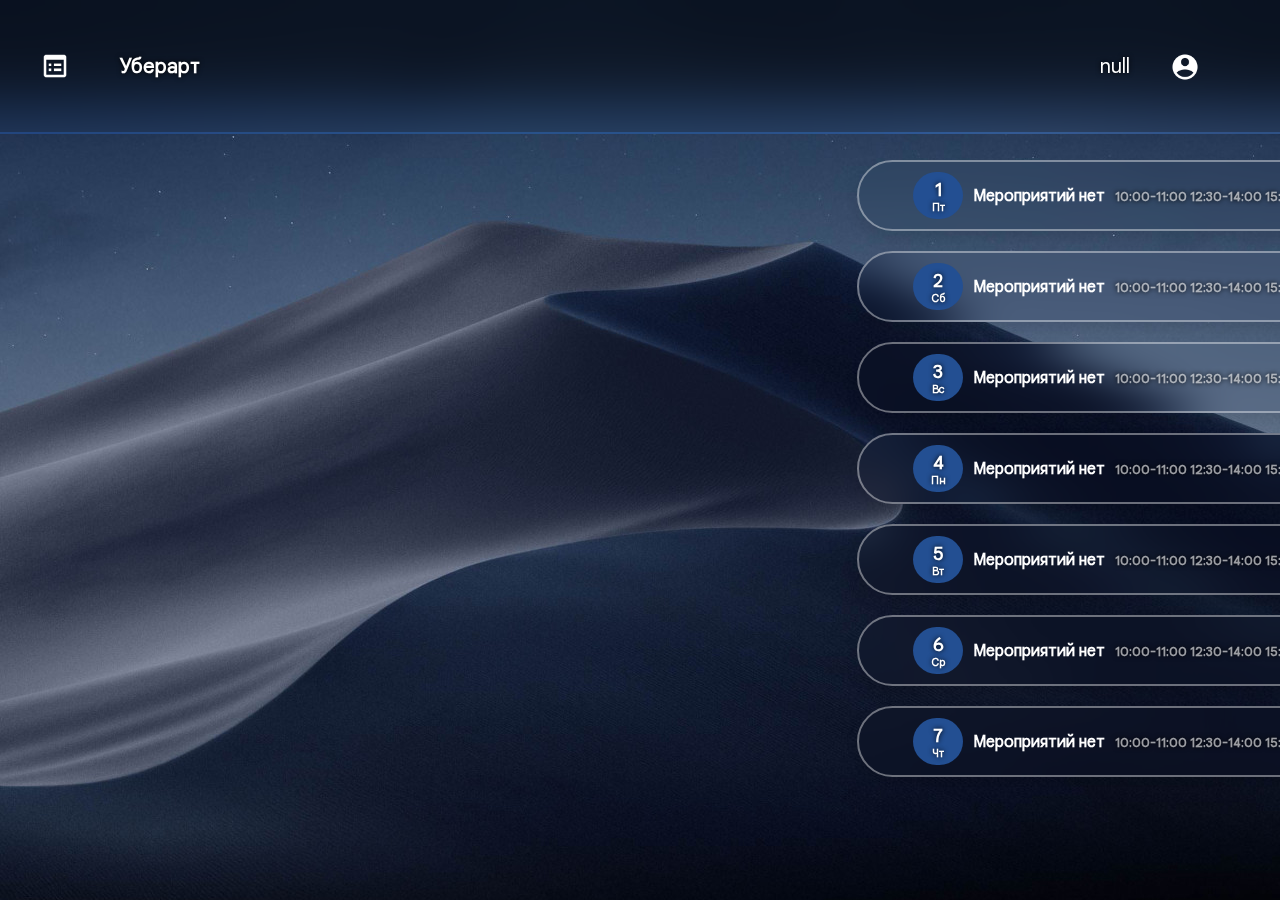
<file: main.html>
<html>
    <head>
    <title>Уберарт</title>

    <link rel="stylesheet" href="styles.css">
    <link rel="shortcut icon" href="img/list.png" />
    
    </head>
    <body>
    <div class="toolbar">
        <div class="bien-glass"></div>
        <div class="bien-glass-edge"></div>
        <div class="title_and_icon">
            <img class="list_icon" src="img/list.png"/>
            <h2 class="title">Уберарт</h2>
        </div>
        <div class="row_right_nav">
            <p id="userInfo" class="UserInfo"></p>
            <ul>
                <li class="menu">
                  <a class="abovelist"><img class="account_icon" src="img/account.png"/></a>
                  <ul class="menu-content-left">
                        <li><a class="list_item" id="LogOutBtn">Выйти</a></li>
                  </ul>
                </li>
            </ul>
        </div>
    </div>
    
    <div class="main">
        <div class="event-plan">
            <div class="box" id="box-plan1">
                <div class="row_left">
                    <img class="list_icon" src="img/list.png"/>
                    <h3 class="event_title1">Понедельник в</h3>
                    <h3 class="event_time1">0:00</h3>
                </div>
                <div class="row_left">
                    <img class="event_icon" src="img/event.png"/>
                    <h4 class="event_name1">День рождение</h4>
                </div>
            </div>
            <div class="box" id="box-plan2">
                <div class="row_left">
                    <img class="list_icon" src="img/list.png"/>
                    <h3 class="event_title2">Понедельник в</h3>
                    <h3 class="event_time2">0:00</h3>
                </div>
                <div class="row_left">
                    <img class="event_icon" src="img/event.png"/>
                    <h4 class="event_name2">День рождение</h4>
                </div>
            </div>
            <div class="box" id="box-plan3">
                <div class="row_left">
                    <img class="list_icon" src="img/list.png"/>
                    <h3 class="event_title3">Понедельник в</h3>
                    <h3 class="event_time3">0:00</h3>
                </div>
                <div class="row_left">
                    <img class="event_icon" src="img/event.png"/>
                    <h4 class="event_name3">День рождение</h4>
                </div>
            </div>
            <div class="box" id="box-plan4">
                <div class="row_left">
                    <img class="list_icon" src="img/list.png"/>
                    <h3 class="event_title4">Понедельник в</h3>
                    <h3 class="event_time4">0:00</h3>
                </div>
                <div class="row_left">
                    <img class="event_icon" src="img/event.png"/>
                    <h4 class="event_name4">День рождение</h4>
                </div>
            </div>
            <div class="box" id="box-plan5">
                <div class="row_left">
                    <img class="list_icon" src="img/list.png"/>
                    <h3 class="event_title5">Понедельник в</h3>
                    <h3 class="event_time5">0:00</h3>
                </div>
                <div class="row_left">
                    <img class="event_icon" src="img/event.png"/>
                    <h4 class="event_name5">День рождение</h4>
                </div>
            </div>
            <div class="box" id="box-plan6">
                <div class="row_left">
                    <img class="list_icon" src="img/list.png"/>
                    <h3 class="event_title6">Понедельник в</h3>
                    <h3 class="event_time6">0:00</h3>
                </div>
                <div class="row_left">
                    <img class="event_icon" src="img/event.png"/>
                    <h4 class="event_name6">День рождение</h4>
                </div>
            </div>
            <div class="box" id="box-plan7">
                <div class="row_left">
                    <img class="list_icon" src="img/list.png"/>
                    <h3 class="event_title7">Понедельник в</h3>
                    <h3 class="event_time7">0:00</h3>
                </div>
                <div class="row_left">
                    <img class="event_icon" src="img/event.png"/>
                    <h4 class="event_name7">День рождение</h4>
                </div>
            </div>
        </div>
        <ul class="date-list">
            <li class="list" id="list1">
                <div class="date">
                    <h3 class="date_title">1</h3>
                    <h6 class="date_name">Пт</h6>
                </div>
                <h4 class="event_status1" data-user-key="1">Мероприятий нет</h4>
                <h5 class="time1">10:00-11:00 12:30-14:00 15:10-17:20</h5>
            </li>
            <li class="list" id="list2">
                <div class="date">
                    <h3 class="date_title">2</h3>
                    <h6 class="date_name">Сб</h6>
                </div>
                <h4 class="event_status2" data-user-key="2">Мероприятий нет</h4>
                <h5 class="time2">10:00-11:00 12:30-14:00 15:10-17:20</h5>
                
            </li>
            <li class="list" id="list3">
                <div class="date">
                    <h3 class="date_title">3</h3>
                    <h6 class="date_name">Вс</h6>
                </div>
                <h4 class="event_status3" data-user-key="3">Мероприятий нет</h4>
                <h5 class="time3">10:00-11:00 12:30-14:00 15:10-17:20</h5>
            </li>
            <li class="list" id="list4">
                <div class="date">
                    <h3 class="date_title">4</h3>
                    <h6 class="date_name">Пн</h6>
                </div>
                <h4 class="event_status4" data-user-key="4">Мероприятий нет</h4>
                <h5 class="time4">10:00-11:00 12:30-14:00 15:10-17:20</h5>
            </li>
            <li class="list" id="list5">
                <div class="date">
                    <h3 class="date_title">5</h3>
                    <h6 class="date_name">Вт</h6>
                </div>
                <h4 class="event_status5" data-user-key="5">Мероприятий нет</h4>
                <h5 class="time5">10:00-11:00 12:30-14:00 15:10-17:20</h5>
            </li>
            <li class="list" id="list6">
                <div class="date">
                    <h3 class="date_title">6</h3>
                    <h6 class="date_name">Ср</h6>
                </div>
                <h4 class="event_status6" data-user-key="6">Мероприятий нет</h4>
                <h5 class="time6">10:00-11:00 12:30-14:00 15:10-17:20</h5>
            </li>
            <li class="list" id="list7">
                <div class="date">
                    <h3 class="date_title">7</h3>
                    <h6 class="date_name">Чт</h6>
                </div>
                <h4 class="event_status7" data-user-key="7">Мероприятий нет</h4>
                <h5 class="time7">10:00-11:00 12:30-14:00 15:10-17:20</h5>
            </li>
            </ul>
            <dialog id="dialog">
                <div class="row">
                    <img class="list_icon" src="img/list.png"/>
                    <h2 class="dialog_title">Назначить мероприятие?</h2>
                </div>
                <div class="row_left">
                    <img class="event_icon" src="img/event.png"/>
                    <h4>Выберите из списка:</h4>
                    <ul>
                        <li class="menu" id="menu_event">
                            <a class="abovelist" id="event">Мероприятие</a>
                            <ul class="menu-content">
                                <li><a class="list_item">День рождения</a></li>
                                <li><a class="list_item">Корпоратив</a></li>
                                <li><a class="list_item">Аниматоры на праздник</a></li>
                                <li><a class="list_item">Художник плакатов</a></li>
                            </ul>
                        </li>
                    </ul>
                </div>
                <div class="row_left">
                    <img class="time_icon" src="img/time.png"/>
                    <h4>Выберите время: </h4>
                    <ul>
                        <li class="menu" id="menu_time">
                            <a class="abovelist" id="time">Время</a>
                            <ul class="menu-content" id="timeList">
                                <li><a class="list_item">10:00-11:00</a></li>
                                <li><a class="list_item">12:00-14:30</a></li>
                                <li><a class="list_item">15:10-17:20</a></li>
                            </ul>
                        </li>
                    </ul>
                </div>
            </li>
        </ul>
                <div class="row_center">
                    <button id="okd_button" class="okd_button">OK</button>
                    <button id="canceld_button" class="canceld_button">Наташа отмена</button>
                </div>
            </dialog>
            
 
    </div>
    <script src="script.js"></script>
    </body>
</html>
</file>
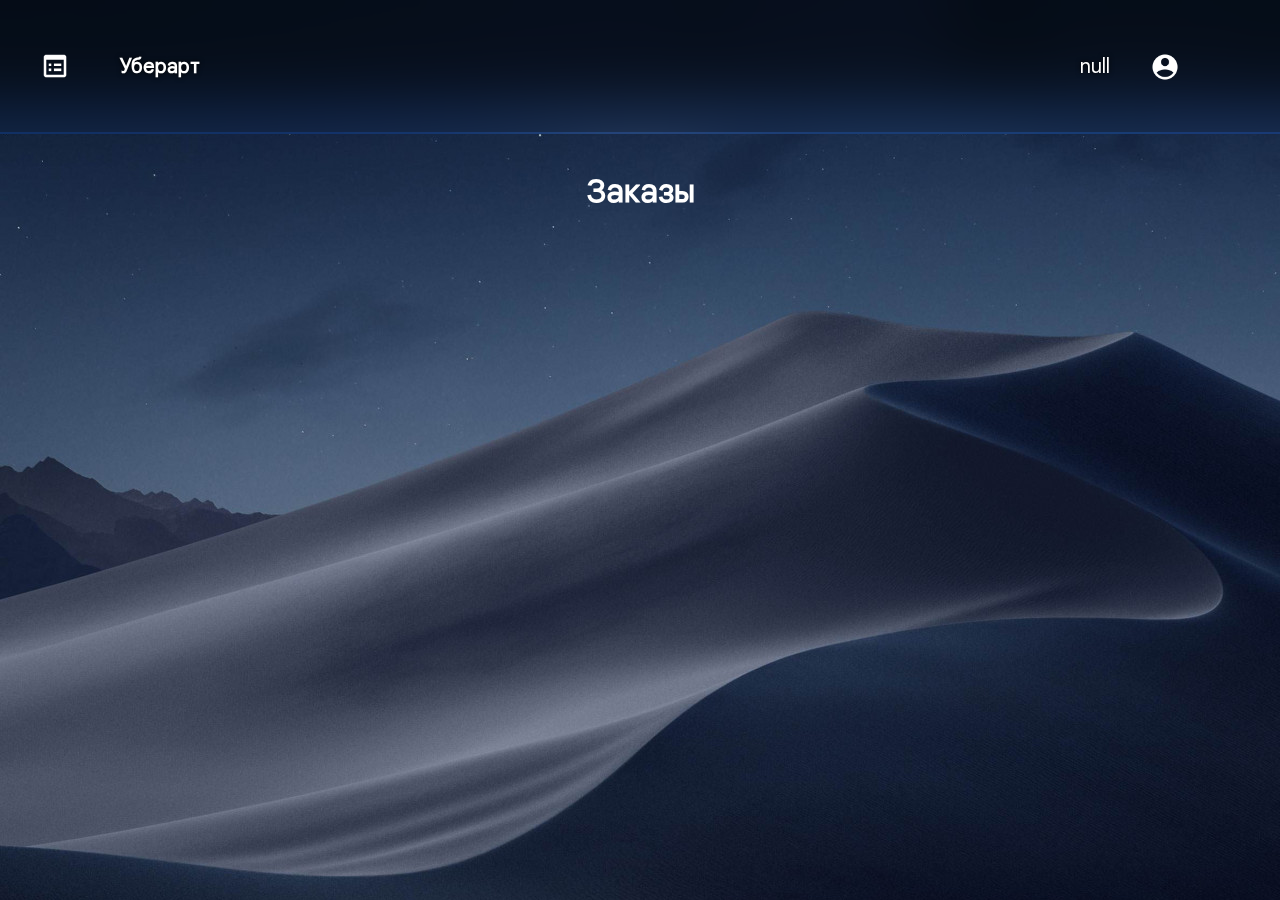
<file: worker.html>
<html>
   <head>
     <title>Уберарт</title>
     <link rel="stylesheet" href="worker.css">
     <link rel="shortcut icon" href="img/list.png" />
   </head>
    
    <body>
    <div class="toolbar">
        <div class="bien-glass"></div>
        <div class="bien-glass-edge"></div>
        <div class="title_and_icon">
            <img class="list_icon" src="img/list.png"/>
            <h2 class="title">Уберарт</h2>
        </div>
        <div class="row_right_nav">
            <p id="userInfo" class="UserInfo"></p>
            <ul>
                <li class="menu">
                  <a class="abovelist"><img class="account_icon" src="img/account.png"/></a>
                  <ul class="menu-content-left">
                        <li><a class="list_item" id="LogOutBtn">Выйти</a></li>
                  </ul>
                </li>
            </ul>
        </div>
    </div>
    <div class="main">
        <h1>Заказы</h1>
        <div class="date-list">
        <div class="box" id="box-plan1">
            <div class="row_left">
                <img class="list_icon" src="img/list.png"/>
                <h3 class="event_title1">Пятница в</h3>
                <h3 class="event_time1"></h3>
            </div>
            <div class="row_left">
                <img class="event_icon" src="img/event.png"/>
                <h4 class="event_name1"></h4>
            </div>
            <div class="row_center">
                <a class="nadpis1"></a>
                <a class="ok" id="okBtn1">Принять</a>
                <a class="can" id="canBtn1">Отклонить</a>
            </div>
        </div>
        <div class="box" id="box-plan2">
            <div class="row_left">
                <img class="list_icon" src="img/list.png"/>
                <h3 class="event_title2">Суббота в</h3>
                <h3 class="event_time2"></h3>
            </div>
            <div class="row_left">
                <img class="event_icon" src="img/event.png"/>
                <h4 class="event_name2"></h4>
            </div>
            <div class="row_center">
                <a class="nadpis2"></a>
                <a class="ok" id="okBtn2">Принять</a>
                <a class="can" id="canBtn2">Отклонить</a>
            </div>
        </div>
        <div class="box" id="box-plan3">
            <div class="row_left">
                <img class="list_icon" src="img/list.png"/>
                <h3 class="event_title3">Воскресенье в</h3>
                <h3 class="event_time3"></h3>
            </div>
            <div class="row_left">
                <img class="event_icon" src="img/event.png"/>
                <h4 class="event_name3"></h4>
            </div>
            <div class="row_center">
                <a class="nadpis3"></a>
                <a class="ok" id="okBtn3">Принять</a>
                <a class="can" id="canBtn3">Отклонить</a>
            </div>
        </div>
        <div class="box" id="box-plan4">
            <div class="row_left">
                <img class="list_icon" src="img/list.png"/>
                <h3 class="event_title4">Понедельник в</h3>
                <h3 class="event_time4"></h3>
            </div>
            <div class="row_left">
                <img class="event_icon" src="img/event.png"/>
                <h4 class="event_name4"></h4>
            </div>
            <div class="row_center">
                <a class="nadpis4"></a>
                <a class="ok" id="okBtn4">Принять</a>
                <a class="can"id="canBtn4">Отклонить</a>
            </div>
        </div>
        <div class="box" id="box-plan5">
            <div class="row_left">
                <img class="list_icon" src="img/list.png"/>
                <h3 class="event_title5">Вторник в</h3>
                <h3 class="event_time5"></h3>
            </div>
            <div class="row_left">
                <img class="event_icon" src="img/event.png"/>
                <h4 class="event_name5"></h4>
            </div>
            <div class="row_center">
                <a class="nadpis5"></a>
                <a class="ok" id="okBtn5">Принять</a>
                <a class="can" id="canBtn5">Отклонить</a>
            </div>
        </div>
        <div class="box" id="box-plan6">
            <div class="row_left">
                <img class="list_icon" src="img/list.png"/>
                <h3 class="event_title6">Среда в</h3>
                <h3 class="event_time6"></h3>
            </div>
            <div class="row_left">
                <img class="event_icon" src="img/event.png"/>
                <h4 class="event_name6"></h4>
            </div>
            <div class="row_center">
                <a class="nadpis6"></a>
                <a class="ok" id="okBtn6">Принять</a>
                <a class="can" id="canBtn6">Отклонить</a>
            </div>
        </div>
        <div class="box" id="box-plan7">
            <div class="row_left">
                
                <img class="list_icon" src="img/list.png"/>
                <h3 class="event_title7">Четверг в</h3>
                <h3 class="event_time7"></h3>
            </div>
            <div class="row_left">
                <img class="event_icon" src="img/event.png"/>
                <h4 class="event_name7"></h4>
            </div>
            <div class="row_center">
                <a class="nadpis7"></a>
                <a class="ok" id="okBtn7">Принять</a>
                <a class="can"id="canBtn7">Отклонить</a>
            </div>
        </div>
    </div>
    </div>
    <script src="worker.js"></script>
    </body>
</html>
</file>
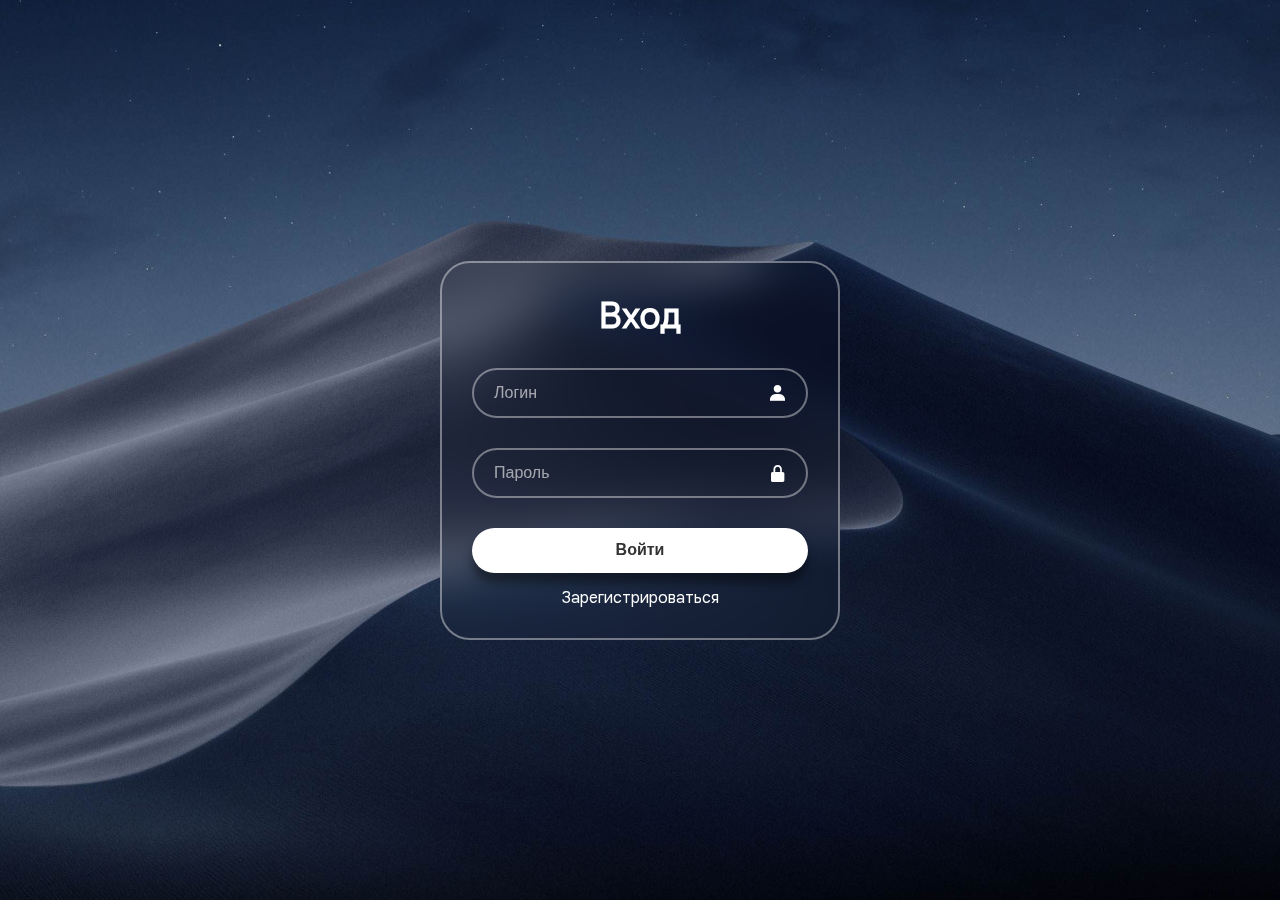
<file: logreg/login.html>
<!DOCTYPE html>
<html lang="en">
<head>
    <meta charset="UTF-8">
    <meta name="viewport" content="width=device-width, initial-scale=1.0">
    <title>Войти</title>
    <link rel="stylesheet" href="login_style.css">
    <link href='https://unpkg.com/boxicons@2.1.4/css/boxicons.min.css' rel='stylesheet'>
    <link rel="shortcut icon" href="../img/list.png"/>
</head>
<body>
    <div class="login">
        <h1>Вход</h1>
  
            <div class="input">
                <input type="text" placeholder="Логин" class="Login" required>
                <i class='bx bxs-user'></i>
            </div>
            <div class="input">
                <input type="password" placeholder="Пароль" class="password" required>
                <i class='bx bxs-lock-alt'></i>
            </div>
            <button type="button" class="LogButton">Войти</button>
            <div class="register">
                <a class="RegBtn">Зарегистрироваться</a>
            </div>

    </div>
    <script src="login.js"></script>
</body>
</html>
</file>
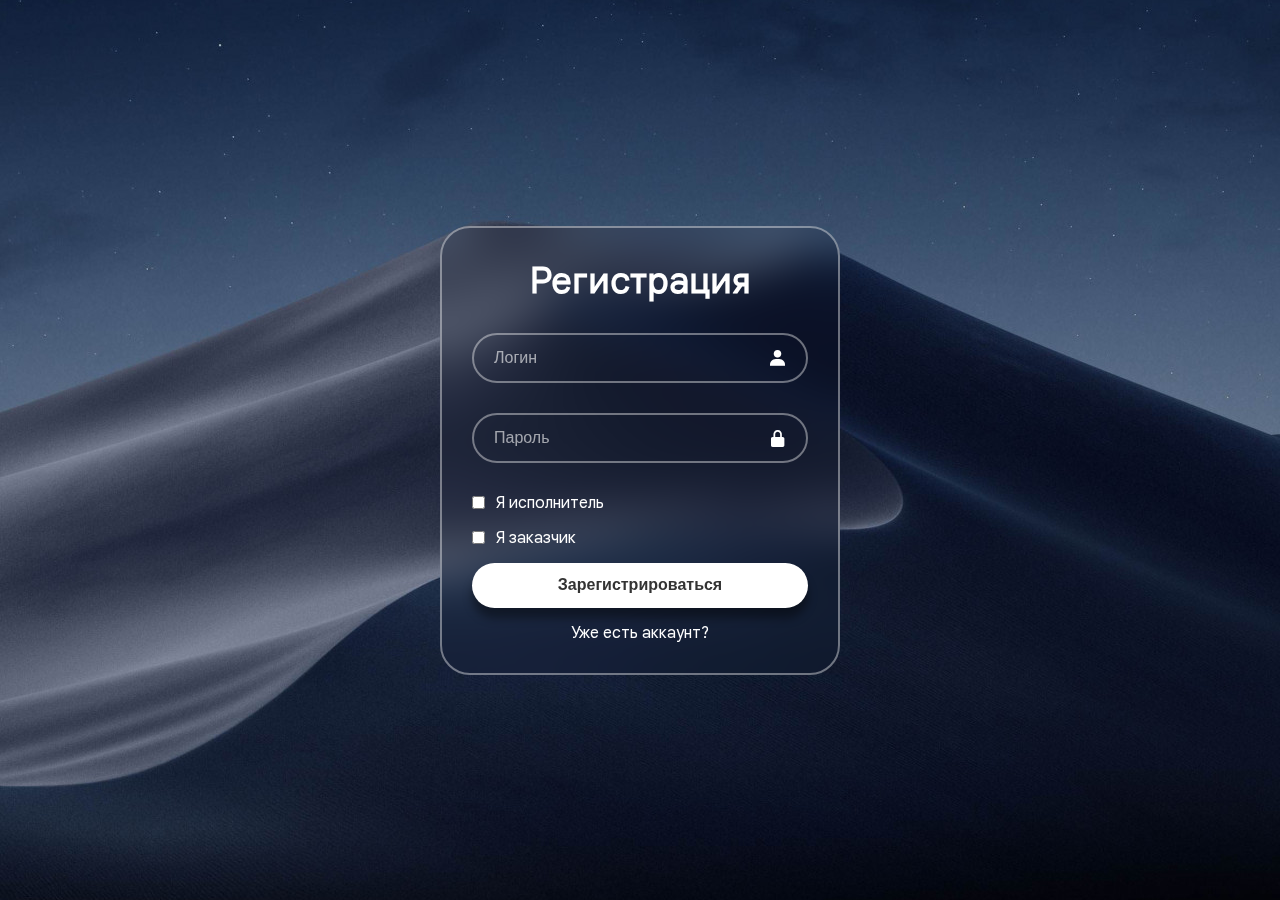
<file: logreg/registration.html>
<!DOCTYPE html>
<html lang="en">
<head>
    <meta charset="UTF-8">
    <meta name="viewport" content="width=device-width, initial-scale=1.0">
    <title>Регистрация</title>
    <link rel="stylesheet" href="registration_style.css">
    <link href='https://unpkg.com/boxicons@2.1.4/css/boxicons.min.css' rel='stylesheet'>
    <link rel="shortcut icon" href="../img/list.png" />
</head>
<body>

    <div class="login">
        <h1>Регистрация</h1>
     
            <div class="input">
                <input type="text" placeholder="Логин" class="loginn" required>
                <i class='bx bxs-user'></i>
            </div>

            <div class="input">
                <input type="password" placeholder="Пароль"  class="password" required>
                <i class='bx bxs-lock-alt'></i>
            </div>

            <div class="input-checkbox">
                <input type="checkbox" id="executorCheckbox">
                <label for="executorCheckbox">Я исполнитель</label>
            </div>
        
            <div class="input-checkbox">
                <input type="checkbox" id="customerCheckbox">
                <label for="customerCheckbox">Я заказчик</label>
            </div>

            <button type="button" class="RegBtn">Зарегистрироваться</button>
            <div class="register">
                <a class="LogBtn">Уже есть аккаунт?</a>
            </div>
       
    </div>
    <script src="reg.js"></script>
</body>
</html>
</file>
<file: styles.css>
@font-face {
	font-family: 'GoogleSans'; 
	src: url(fonts/GoogleSansText-Regular.ttf); 
}
body {
    display: flex;
    flex-direction: column;
    font-family: 'GoogleSans';
    background: url(img/background.jpg) no-repeat;
    background-color: #01050c;
    margin: 0;
    background-position: center;
}
.main {
    display: flex;
    position: relative;
    flex-direction: row;
    align-items: flex-start; /* Выравнивание элементов в начало поперечной оси */
    justify-content: space-between;
    margin-top: 150px;
}

.event-plan {
    display: flex;
    flex-wrap: wrap; /* Разрешить панелям переноситься на следующую строку */
    justify-content: flex-start; /* Выравнивание панелей в начало главной оси */
    width: 1000px; /* Задать максимальную ширину контейнера с панелями */
}

.date-list {
    display: flex;
    flex-direction: column;
    justify-content: center;
    align-items: right;

    margin-left: 20px;
}

.box {
    position: relative; /* Changed position to absolute */
    left: 0; /* Adjust the left position as needed */
    top: 0;
    background: transparent;
    border: 2px solid rgba(255, 255, 255, 0.4);
    backdrop-filter: blur(20px);
    box-shadow: 0px 8px 16px 0px rgba(0, 0, 0, 0.096);
    padding: 20px;
    margin: 10px;
    border-radius: 30px;
    color: white;
    display: none;

    flex: 0 0 calc(33.33% - 20px); /* Регулировка ширины для 3 панелей в строке с отступами */
    margin: 10px;
}
.event_title1 {
    padding-right: 5px;
}
.event_title2 {
    padding-right: 5px;
}
.event_title3 {
    padding-right: 5px;
}
.event_title4 {
    padding-right: 5px;
}
.event_title5 {
    padding-right: 5px;
}
.event_title6 {
    padding-right: 5px;
}
.event_title7 {
    padding-right: 5px;
}
.event_time1 {
    padding-right: 20px;
}
.event_time2 {
    padding-right: 20px;
}
.event_time3 {
    padding-right: 20px;
}
.event_time4 {
    padding-right: 20px;
}
.event_time5 {
    padding-right: 20px;
}
.event_time6 {
    padding-right: 20px;
}
.event_time7 {
    padding-right: 20px;
}
.event_emp {
    padding-right: 20px;
}
.bien-glass {
    position: absolute;
    inset: 0;
    /*   Extend the backdrop to the bottom for it to "collect the light" outside of the nav */
    --extended-by: 100px;
    bottom: calc(-1 * var(--extended-by));
  
    --filter: blur(30px);
    -webkit-backdrop-filter: var(--filter);
    backdrop-filter: var(--filter);
    pointer-events: none;
  
    /*   Cut the part of the backdrop that falls outside of <nav /> */
    --cutoff: calc(100% - var(--extended-by));
    -webkit-mask-image: linear-gradient(
      to bottom,
      black 0,
      black var(--cutoff),
      transparent var(--cutoff)
    );
}
.bien-glass-edge {
    position: absolute;
    z-index: -1;
    left: 0;
    right: 0;
  
    --extended-by: 80px;
    --offset: 20px;
    --thickness: 2px;
    height: calc(var(--extended-by) + var(--offset));
    /*   Offset is used to snuck the border backdrop slightly under the main backdrop for  smoother effect */
    top: calc(100% - var(--offset) + var(--thickness));
  
    /*   Make the blur bigger so that the light bleed effect spreads wider than blur on the first backdrop */
    /*   Increase saturation and brightness to fake smooth chamfered edge reflections */
    --filter: blur(90px) saturate(160%) brightness(1.3);
    -webkit-backdrop-filter: var(--filter);
    backdrop-filter: var(--filter);
    pointer-events: none;
  
    -webkit-mask-image: linear-gradient(
      to bottom,
      black 0,
      black var(--offset),
      transparent var(--offset)
    );
}
.bien-glass .bien-glass-edge {
    pointer-events: none;
}
.toolbar {
    display: flex;
    align-items: center;
    justify-content: space-between; /* Используйте space-between для размещения элементов справа */
    background-color: #0000007c;
    z-index: 1;
    position: fixed;
    top: 0; /* Используйте 0, чтобы прикрепить панель инструментов к верху */
    padding: 20px;
    width: 100%; /* Занимайте всю ширину */
    box-sizing: border-box; /* Учтите padding в расчетах ширины */
}
.title_and_icon {
    display: flex;
    align-items: center;
    gap: 10px;
}
.list_icon {
    filter: blur(0);
    width: 30px;
    height: 30px;
    padding: 20px;
}
.account_icon {
    width: 30px;
    height: 30px;
    padding: 20px;
    filter: blur(0);
    cursor:pointer;
}
.event_icon {
    filter: blur(0);
    width: 25px;
    height: 25px;
    padding: 20px;
}
.time_icon {
    filter: blur(0);
    width: 25px;
    height: 25px;
    padding: 20px;
}
.person_icon {
    filter: blur(0);
    width: 25px;
    height: 25px;
    padding: 20px;
}
.title {
    z-index: 2;
    filter: blur(0);
    padding-left: 20px;
    padding-right: 20px;
    font-size: 20px;
    color: white;
    text-shadow: 0 0 5px #000000;
}
.list {
    display: flex;
    flex-direction: row;
    align-items: center;
    justify-content: center;
    width: 500px;
    background: transparent;
    border: 2px solid rgba(255, 255, 255, 0.4);
    backdrop-filter: blur(20px);
    box-shadow: 0px 8px 16px 0px rgba(0, 0, 0, 0.096);
    border-radius: 100px;
    margin: 10px;
    color: #ffffff;
}
.date {
    display: flex;
    flex-direction: column;
    justify-content: center;
    text-align: center;
    align-items: center;
    padding: 10px;
    height: 27px;
    width: 30px;
    margin: 10px 10px 10px 30px;
    background-color: #234f92;
    border-radius: 100px;
    color: rgb(255, 255, 255);
}
.date_title {
    display: flex;
    margin: 0px;
    text-align: center;
    justify-content: center;
    align-items: center;
    text-shadow: 0 0 5px #000000;
}
.date_name {
    display: flex;
    margin: 0px;
    text-align: center;
    justify-content: center;
    align-items: center;
    text-shadow: 0 0 5px #000000;
}
.event_status {
    display: flex;
    text-align: center;
    justify-content: center;
    align-items: center;
    text-shadow: 0 0 5px #000000;
}
.times {
    color: rgba(255, 255, 255, 0.603);
    margin: 0px 0px 0px 10px;
    padding-top: 1px;
    display: flex;
    text-align: center;
    justify-content: center;
    align-items: center;
    text-shadow: 0 0 5px #000000;
}
.time1 {
    color: rgba(255, 255, 255, 0.603);
    margin: 0px 0px 0px 10px;
    padding-top: 1px;
    display: flex;
    text-align: center;
    justify-content: center;
    align-items: center;
    text-shadow: 0 0 5px #000000;
}
.time2 {
    color: rgba(255, 255, 255, 0.603);
    margin: 0px 0px 0px 10px;
    padding-top: 1px;
    display: flex;
    text-align: center;
    justify-content: center;
    align-items: center;
    text-shadow: 0 0 5px #000000;
}
.time3 {
    color: rgba(255, 255, 255, 0.603);
    margin: 0px 0px 0px 10px;
    padding-top: 1px;
    display: flex;
    text-align: center;
    justify-content: center;
    align-items: center;
    text-shadow: 0 0 5px #000000;
}
.time4 {
    color: rgba(255, 255, 255, 0.603);
    margin: 0px 0px 0px 10px;
    padding-top: 1px;
    display: flex;
    text-align: center;
    justify-content: center;
    align-items: center;
    text-shadow: 0 0 5px #000000;
}

.time5 {
    color: rgba(255, 255, 255, 0.603);
    margin: 0px 0px 0px 10px;
    padding-top: 1px;
    display: flex;
    text-align: center;
    justify-content: center;
    align-items: center;
    text-shadow: 0 0 5px #000000;
}

.time6 {
    color: rgba(255, 255, 255, 0.603);
    margin: 0px 0px 0px 10px;
    padding-top: 1px;
    display: flex;
    text-align: center;
    justify-content: center;
    align-items: center;
    text-shadow: 0 0 5px #000000;
}

.time7 {
    color: rgba(255, 255, 255, 0.603);
    margin: 0px 0px 0px 10px;
    padding-top: 1px;
    display: flex;
    text-align: center;
    justify-content: center;
    align-items: center;
    text-shadow: 0 0 5px #000000;
}
#dialog{
    background: transparent;
    backdrop-filter: blur(20px);
    border-radius: 30px;
    color: white;
    width: 450px;
    height: 350px;
    border: 2px solid rgba(255, 255, 255, 0.4);
}
.row {
    display: flex;
    flex-direction: row;
}
.row_left {
    display: flex;
    flex-direction: row;
    align-items: center;
    justify-content: left;
    text-align: center;
}
.row_right {
    display: flex;
    flex-direction: row;
    align-items: center;
    justify-content: right;
    text-align: center;
}
.row_right_nav {
    display: flex;
    gap: 10px;
    filter:blur(0);
    padding-right: 30px;
    align-items: center;
}
.row_center {
    display: flex;
    flex-direction: row;
    align-items: center;
    justify-content: center;
    text-align: center;
}
ul {
    list-style-type: none;
    margin: 0;
    padding: 0;
    overflow: hidden;
}
.list_item {
    display: block;
    color: black;
    text-align: center;
    padding: 10px;
    text-decoration: none;
    cursor:pointer;
}
.list_item:hover {
    background: #a5c0fb;
    transition: .1s background ease;
}
.abovelist {
    display: block;
    color: rgb(255, 255, 255);
    text-align: center;
    padding: 10px;
    margin-top: 2px;
    text-decoration: none;
    background: none;
    cursor: pointer;
}
.abovelist:hover {
    background: #a5c0fb;
    transition: .2s background ease;
    color: #000000;
    border-radius: 10px;
    border-bottom-left-radius: 0px;
    border-bottom-right-radius: 0px;
}
.menu-content {
    display: none;
    position: absolute;
    background-color: #ffffff;
    border-radius: 10px;
    border-top-left-radius: 0px;
    box-shadow: 0px 8px 16px 0px rgba(0, 0, 0, 0.2);
    z-index: 1;
    flex-direction: column;
    width: 200px;
}
.menu-content a {
    position: relative;
    color: black;
    padding: 12px 16px;
    text-decoration: none;
    text-align: left;
}
.menu-content a:hover {
    color: rgb(0, 0, 0);
}
.menu:hover .menu-content {
    display: flex;
    flex-direction: column;
}
.menu-content-left {
    display: none;
    position: absolute;
    background-color: #ffffff;
    border-radius: 10px;
    border-top-left-radius: 0px;
    box-shadow: 0px 8px 16px 0px rgba(0, 0, 0, 0.2);
    z-index: 1;
    flex-direction: column;
}
.menu-content-left a {
    position: relative;
    color: black;
    padding: 12px 16px;
    text-decoration: none;
    text-align: left;
}

.menu:hover .menu-content-left {
    display: flex;
    flex-direction: column;
}
.dialog_title {
    padding-right: 20px;
}
.okd_button {
    background-color: white;
    border-radius: 100px;
    color: black;
    padding: 10px;
    margin: 10px;
    width: 100px;
    border: 1px white;
    font-family: 'GoogleSans'; 
	src: url(fonts/GoogleSansText-Regular.ttf); 
    cursor: pointer;
}
.canceld_button {
    background-color: #234f92;
    border-radius: 100px;
    color: rgb(255, 255, 255);
    margin: 10px;
    padding: 10px;
    width: 100px;
    border: 1px rgb(20, 28, 148);
    font-family: 'GoogleSans'; 
	src: url(fonts/GoogleSansText-Regular.ttf); 
    cursor:pointer;
}
.ban {
    filter: blur(0);
}
.LogOutBtn{
    color: black;
    padding: 10px;
    width: 100px;
    filter: blur(0);
}
.UserInfo{
    font-family: 'GoogleSans'; 
	src: url(fonts/GoogleSansText-Regular.ttf); 
    filter: blur(0);
    font-size: 20px;
    color: white;
    text-shadow: 0 0 5px #000000;
}
</file>
<file: worker.css>
@font-face {
	font-family: 'GoogleSans'; 
	src: url(fonts/GoogleSansText-Regular.ttf); 
}
body {
    display: flex;
    flex-direction: column;
    font-family: 'GoogleSans';
    background-color: #01050c;
    margin: 0;
    background-position: center;
    background: url(img/background.jpg) no-repeat;
}
.bien-glass {
    position: absolute;
    inset: 0;
    /*   Extend the backdrop to the bottom for it to "collect the light" outside of the nav */
    --extended-by: 100px;
    bottom: calc(-1 * var(--extended-by));
  
    --filter: blur(30px);
    -webkit-backdrop-filter: var(--filter);
    backdrop-filter: var(--filter);
    pointer-events: none;
  
    /*   Cut the part of the backdrop that falls outside of <nav /> */
    --cutoff: calc(100% - var(--extended-by));
    -webkit-mask-image: linear-gradient(
      to bottom,
      black 0,
      black var(--cutoff),
      transparent var(--cutoff)
    );
}
.bien-glass-edge {
    position: absolute;
    z-index: -1;
    left: 0;
    right: 0;
  
    --extended-by: 80px;
    --offset: 20px;
    --thickness: 2px;
    height: calc(var(--extended-by) + var(--offset));
    /*   Offset is used to snuck the border backdrop slightly under the main backdrop for  smoother effect */
    top: calc(100% - var(--offset) + var(--thickness));
  
    /*   Make the blur bigger so that the light bleed effect spreads wider than blur on the first backdrop */
    /*   Increase saturation and brightness to fake smooth chamfered edge reflections */
    --filter: blur(90px) saturate(160%) brightness(1.3);
    -webkit-backdrop-filter: var(--filter);
    backdrop-filter: var(--filter);
    pointer-events: none;
  
    -webkit-mask-image: linear-gradient(
      to bottom,
      black 0,
      black var(--offset),
      transparent var(--offset)
    );
}
.bien-glass .bien-glass-edge {
    pointer-events: none;
}
.toolbar {
    display: flex;
    align-items: center;
    justify-content: space-between; /* Используйте space-between для размещения элементов справа */
    background-color: #0000007c;
    z-index: 1;
    position: fixed;
    top: 0; /* Используйте 0, чтобы прикрепить панель инструментов к верху */
    padding: 20px;
    width: 100%; /* Занимайте всю ширину */
    box-sizing: border-box; /* Учтите padding в расчетах ширины */
}
.title_and_icon {
    display: flex;
    align-items: center;
    gap: 10px;
}
.list_icon {
    filter: blur(0);
    width: 30px;
    height: 30px;
    padding: 20px;
}
.account_icon {
    width: 30px;
    height: 30px;
    padding: 20px;
    filter: blur(0);
    cursor:pointer;
    margin-right: 20px;
}
.event_icon {
    filter: blur(0);
    width: 25px;
    height: 25px;
    padding: 20px;
}
.time_icon {
    filter: blur(0);
    width: 25px;
    height: 25px;
    padding: 20px;
}
.person_icon {
    filter: blur(0);
    width: 25px;
    height: 25px;
    padding: 20px;
}
.title {
    z-index: 2;
    filter: blur(0);
    padding-left: 20px;
    padding-right: 20px;
    font-size: 20px;
    color: white;
    text-shadow: 0 0 5px #000000;
}
.menu-content-left {
    display: none;
    position: absolute;
    background-color: #ffffff;
    border-radius: 10px;
    border-top-left-radius: 0px;
    box-shadow: 0px 8px 16px 0px rgba(0, 0, 0, 0.2);
    z-index: 1;
    flex-direction: column;
}
.menu-content-left a {
    position: relative;
    color: black;
    padding: 12px 16px;
    text-decoration: none;
    text-align: left;
}
.menu:hover .menu-content-left {
    display: flex;
    flex-direction: column;
}
ul {
    list-style-type: none;
    margin: 0;
    padding: 0;
    overflow: hidden;
}
.list_item {
    display: block;
    color: black;
    text-align: center;
    padding: 10px;
    text-decoration: none;
    cursor:pointer;
}
.list_item:hover {
    background: #a5c0fb;
    transition: .1s background ease;
}
.abovelist {
    display: block;
    color: rgb(255, 255, 255);
    text-align: center;
    padding: 10px;
    margin-top: 2px;
    text-decoration: none;
    background: none;
    cursor: pointer;
}
.abovelist:hover {
    background: #a5c0fb;
    transition: .2s background ease;
    color: #000000;
    border-radius: 10px;
    border-bottom-left-radius: 0px;
    border-bottom-right-radius: 0px;
}
.menu-content {
    display: none;
    position: absolute;
    background-color: #ffffff;
    border-radius: 10px;
    border-top-left-radius: 0px;
    box-shadow: 0px 8px 16px 0px rgba(0, 0, 0, 0.2);
    z-index: 1;
    flex-direction: column;
    width: 200px;
}
.menu-content a {
    position: relative;
    color: black;
    padding: 12px 16px;
    text-decoration: none;
    text-align: left;
}
.menu-content a:hover {
    color: rgb(0, 0, 0);
}
.menu:hover .menu-content {
    display: flex;
    flex-direction: column;
}
.main {
    display: flex;
    flex-direction: row;
    align-items: center;
    justify-content: center;
    color: white;
    margin-top: 150px;
    flex-direction: column;
}
.box {
    position: relative; /* Changed position to absolute */
    left: 0; /* Adjust the left position as needed */
    top: 0;
    background: transparent;
    border: 2px solid rgba(255, 255, 255, 0.4);
    backdrop-filter: blur(20px);
    box-shadow: 0px 8px 16px 0px rgba(0, 0, 0, 0.096);
    padding: 10px;
    margin: 10px;
    border-radius: 30px;
    color: white;
}

.box.visible {
    display: block;
    visibility: visible;
}
  
.box:not(.visible) {
    display: none;
    visibility: hidden;
}

.event_title1 {
    padding-right: 5px;
}
.event_title2 {
    padding-right: 5px;
}
.event_title3 {
    padding-right: 5px;
}
.event_title4 {
    padding-right: 5px;
}
.event_title5 {
    padding-right: 5px;
}
.event_title6 {
    padding-right: 5px;
}
.event_title7 {
    padding-right: 5px;
}
.event_time1 {
    padding-right: 20px;
}
.event_time2 {
    padding-right: 20px;
}
.event_time3 {
    padding-right: 20px;
}
.event_time4 {
    padding-right: 20px;
}
.event_time5 {
    padding-right: 20px;
}
.event_time6 {
    padding-right: 20px;
}
.event_time7 {
    padding-right: 20px;
}
.event_emp1 {
    padding-right: 20px;
}
.event_emp2 {
    padding-right: 20px;
}
.event_emp3 {
    padding-right: 20px;
}
.event_emp4 {
    padding-right: 20px;
}
.event_emp5 {
    padding-right: 20px;
}
.event_emp6 {
    padding-right: 20px;
}
.event_emp7 {
    padding-right: 20px;
}
.row_left {
    display: flex;
    flex-direction: row;
    align-items: center;
    justify-content: left;
    text-align: center;
}
.row_center {
    display: flex;
    flex-direction: row;
    align-items: center;
    justify-content: center;
    text-align: center;
}
.date-list {
    display: flex;
    flex-direction: row;
    justify-content: center;
    align-items: center;
    flex-wrap: wrap;
}
.ok {
    background: white;
    border-radius: 100px;
    color: black;
    margin: 10px;
    padding: 10px;
    cursor: pointer;
}

.ok:hover{
    background: #a5c0fb;
    transition: .2s background ease;
}
.can {
    background: #234f92;
    border-radius: 100px;
    color: rgb(255, 255, 255);
    margin: 10px;
    padding: 10px;
    cursor: pointer;
}

.can:hover{
    background: #1a3a6a;
    transition: .2s background ease;
}

.UserInfo{
    font-family: 'GoogleSans'; 
	src: url(fonts/GoogleSansText-Regular.ttf); 
    filter: blur(0);
    font-size: 20px;
    color: white;
    text-shadow: 0 0 5px #000000;
}

.row_right_nav {
    display: flex;
    gap: 10px;
    filter:blur(0);
    padding-right: 30px;
    align-items: center;
}
</file>
<file: logreg/login_style.css>
@font-face {
	font-family: 'GoogleSans'; 
	src: url(GoogleSansText-Regular.ttf); 
}
*{
    margin: 0;
    padding: 0;
    box-sizing: border-box;
}
body{
    display: flex;
    justify-content: center;
    align-items: center;
    min-height: 100vh;
    background: url(background.jpg) no-repeat;
    background-position: center;
}

.login{
    width: 400px;
    background: transparent;
    border: 2px solid rgba(255, 255, 255, 0.4);
    backdrop-filter: blur(20px);
    color: #fff;
    border-radius: 30px;
    padding: 30px 30px;
}
.login h1{
    text-align: center;
    font-size: 36px;
    font-family: 'GoogleSans'; 
	src: url(GoogleSansText-Regular.ttf); 
}
.input{
    position: relative;
    width: 100%;
    height: 50px;
    margin: 30px 0;
}
.input input{
    width: 100%;
    height: 100%;
    background: transparent;
    border: none;
    outline: none;
    border: 2px solid rgba(255, 255, 255, 0.4);
    border-radius: 30px;
    font-size: 16px;
    color: #fff;
    padding: 20px 45px 20px 20px;
}
.input input::placeholder{
    color: rgba(255, 255, 255, 0.6);
}
.input i{
    position: absolute;
    right: 20px;
    top: 50%;
    transform: translateY(-50%);
    font-size: 20px;
}

.LogButton{
    width: 100%;
    height: 45px;
    background: #fff;
    border: none;
    outline: none;
    border-radius: 30px;
    box-shadow: 0 10px 10px rgba(0, 0, 0, .4);
    cursor: pointer;
    font-size: 16px;
    color: #333;
    font-weight: 600;
    transition: .4s background ease;
}
.LogButton:hover{
    background: #a5c0fb;
    transition: .4s background ease;
}
.register{
    text-align: center;
    margin-top: 15px;
    font-family: 'GoogleSans'; 
	src: url(GoogleSansText-Regular.ttf); 
    cursor: pointer;
}
.register a{
    text-decoration: none;
    color: #fff;
    font-size: 16px;
    transition: .4s color ease;

}
.register a:hover{
    color: #a5c0fb;
    transition: .4s color ease;
}
</file>
<file: logreg/registration_style.css>
@font-face {
	font-family: 'GoogleSans'; 
	src: url(GoogleSansText-Regular.ttf); 
}
*{
    margin: 0;
    padding: 0;
    box-sizing: border-box;
}
body{
    display: flex;
    justify-content: center;
    align-items: center;
    min-height: 100vh;
    background: url(background.jpg) no-repeat;
    background-position: center;
}

.login{
    width: 400px;
    background: transparent;
    border: 2px solid rgba(255, 255, 255, 0.4);
    backdrop-filter: blur(20px);
    color: #fff;
    border-radius: 30px;
    padding: 30px 30px;
}
.login h1{
    text-align: center;
    font-size: 36px;
    font-family: 'GoogleSans'; 
    src: url(GoogleSansText-Regular.ttf); 
}
.input{
    position: relative;
    width: 100%;
    height: 50px;
    margin: 30px 0;
}
.input input{
    width: 100%;
    height: 100%;
    background: transparent;
    border: none;
    outline: none;
    border: 2px solid rgba(255, 255, 255, 0.4);
    border-radius: 30px;
    font-size: 16px;
    color: #fff;
    padding: 20px 45px 20px 20px;
}
.input input::placeholder{
    color: rgba(255, 255, 255, 0.6);
}
.input i{
    position: absolute;
    right: 20px;
    top: 50%;
    transform: translateY(-50%);
    font-size: 20px;
}

.input-checkbox {
    display: flex;
    align-items: center;
    margin: 15px 0;
}

.input-checkbox input {
    margin-right: 10px;
}

.input-checkbox label {
    color: #fff;
    font-size: 16px;
    font-family: 'GoogleSans';
}
.RegBtn{
    width: 100%;
    height: 45px;
    background: #fff;
    border: none;
    outline: none;
    border-radius: 30px;
    box-shadow: 0 10px 10px rgba(0, 0, 0, .4);
    cursor: pointer;
    font-size: 16px;
    color: #333;
    font-weight: 600;
    transition: .4s background ease;
}
.RegBtn:hover{
    background: #a5c0fb;
    transition: .4s background ease;
}
.register{
    text-align: center;
    margin-top: 15px;
	font-family: 'GoogleSans'; 
	src: url(GoogleSansText-Regular.ttf); 
}
.register a{
    text-decoration: none;
    color: #fff;
    font-size: 16px;
    transition: .4s color ease;
}
.register a:hover{
    color: #a5c0fb;
    transition: .4s color ease;
}

.LogBtn{
    cursor: pointer;
}
</file>
